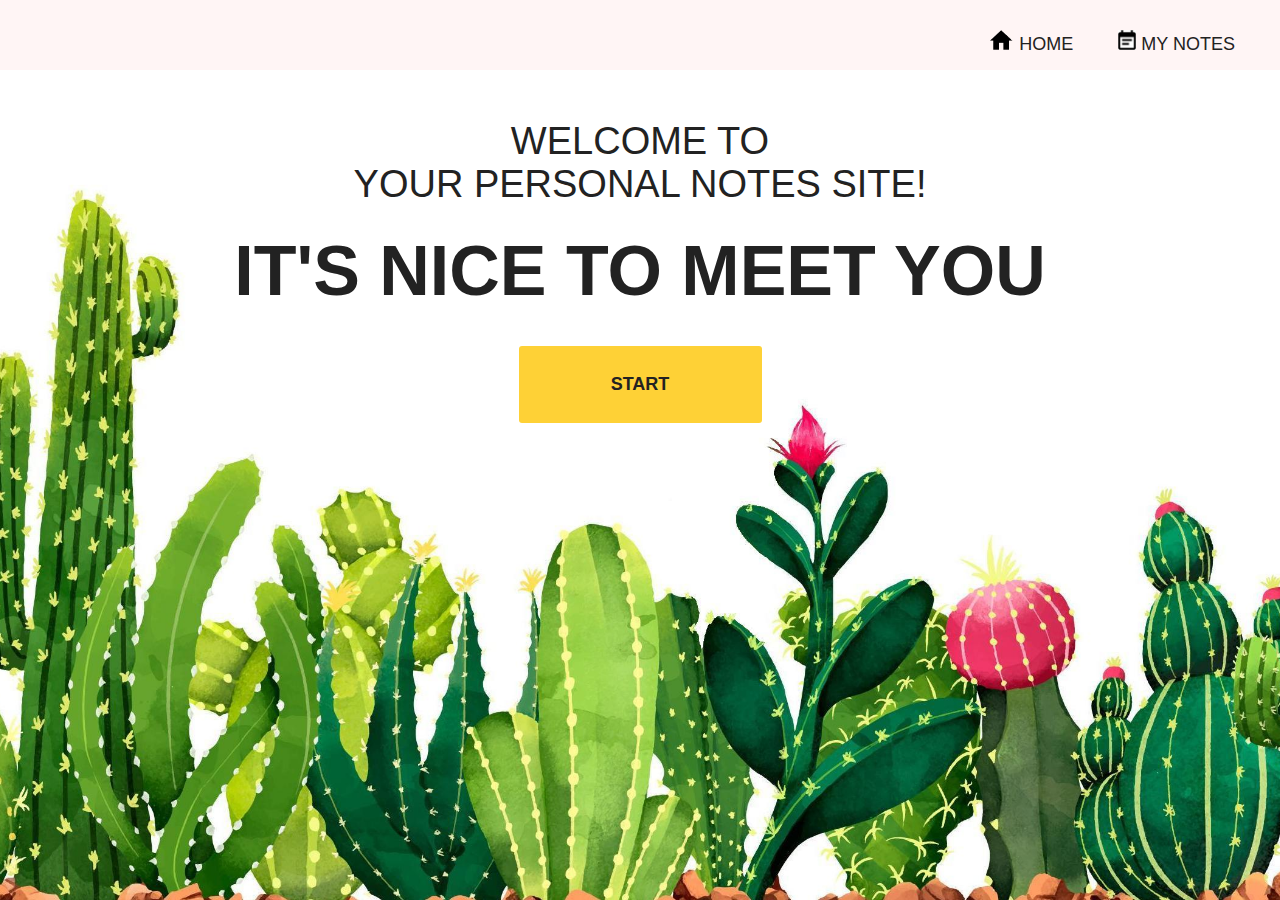
<file: src/main/resources/public/index.html>
<DOCTYPE <!DOCTYPE html>
<html lang="en">

<head>
    <meta charset="utf-8" />
    <title>Home</title>
    <link rel="stylesheet" type="text/css" media="screen" href="css/main.css" />
</head>

<body>
<header>
    <div class="heading clearfix">
        <nav>
            <ul class="menu">
                <li>
                    <a href="notes.html"><img src="img/home.png" alt="notes"></a>
                    <a href="index.html">Home</a>
                </li>
                <li>
                    <a href="notes.html"><img src="img/notes.png" alt="notes"></a>
                    <a href="notes.html">My notes</a>
                </li>
            </ul>
        </nav>
    </div>
    <div class="titles">
        <div class="first_title">
            Welcome to<br> your personal notes site!
        </div>
        <h1>
            It's nice to meet you
        </h1>
    </div>
    <a class="button" href="signup.html">Start</a>
</header>
</body>

</html>
</file>
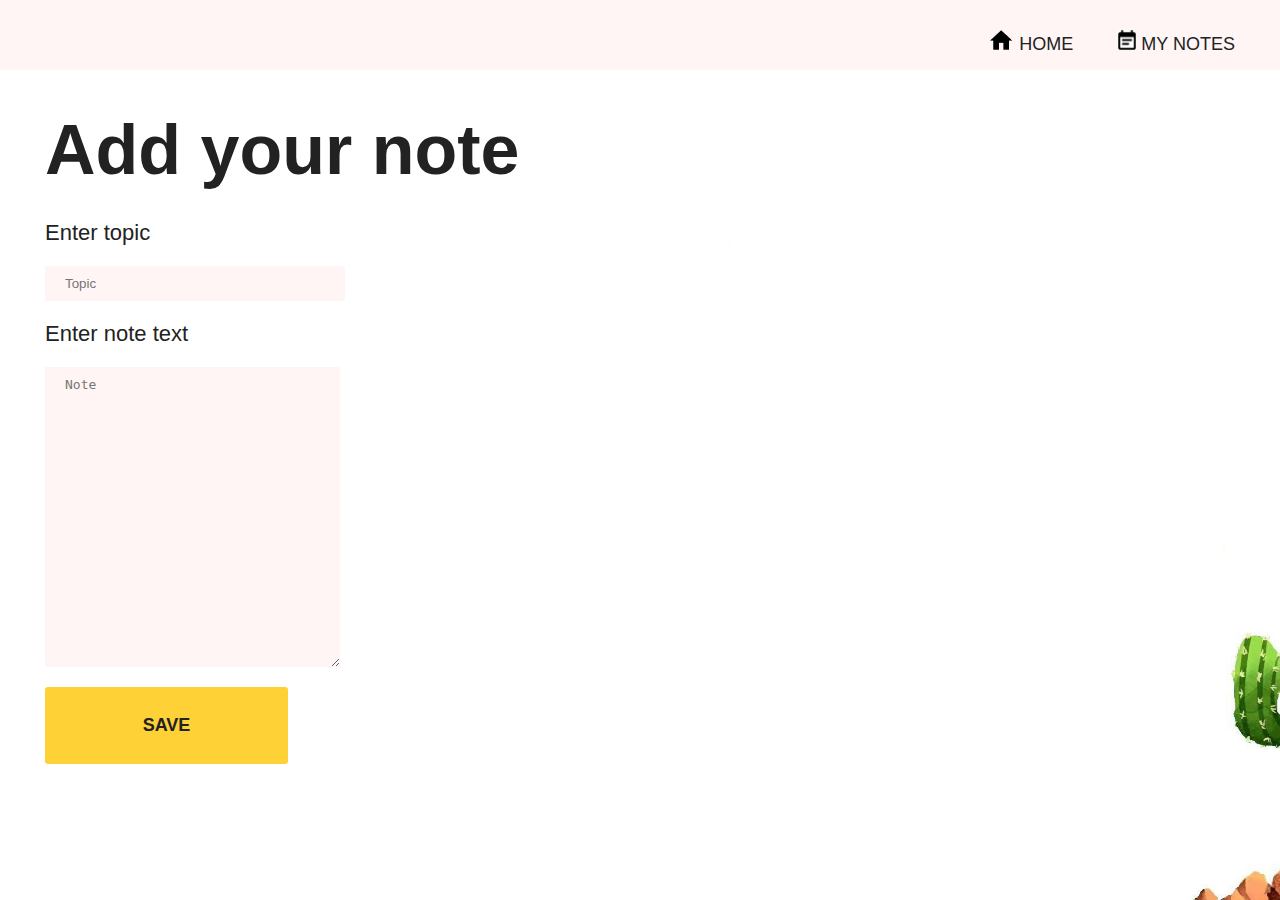
<file: src/main/resources/public/add.html>
<DOCTYPE <!DOCTYPE html>
    <html lang="en">

    <head>
        <meta charset="utf-8" />
        <title>Add note</title>
        <link rel="stylesheet" type="text/css" media="screen" href="css/notes.css" />
    </head>

    <body>
        <header>
            <div class="heading clearfix">
                <nav>
                    <ul class="menu">
                        <li>
                            <a href="notes.html"><img src="img/home.png" alt="notes"></a>
                            <a href="index.html">Home</a>
                        </li>
                        <li>
                            <a href="notes.html"><img src="img/notes.png" alt="notes"></a>
                            <a href="notes.html">My notes</a>
                        </li>
                    </ul>
                </nav>
            </div>
            <div class="title">
                <h1>
                    Add your note
                </h1>
            </div>
        </header>
        <section class="input container">
            <div class="adding">
                <form action="" method="POST">
                    <p>Enter topic</p>
                    <input type="text" name="topic" id="topic" placeholder="Topic" maxlength="25" spellcheck="false" autocomplete="off">
                    <p>Enter note text</p>
                    <textarea name="note" id="note" cols="30" rows="14" placeholder="Note" maxlength="396" spellcheck="false" required></textarea>
                    <input type="submit" class="button submit" value="Save">
                </form>
            </div>
        </section>
    </body>

    </html>
</file>
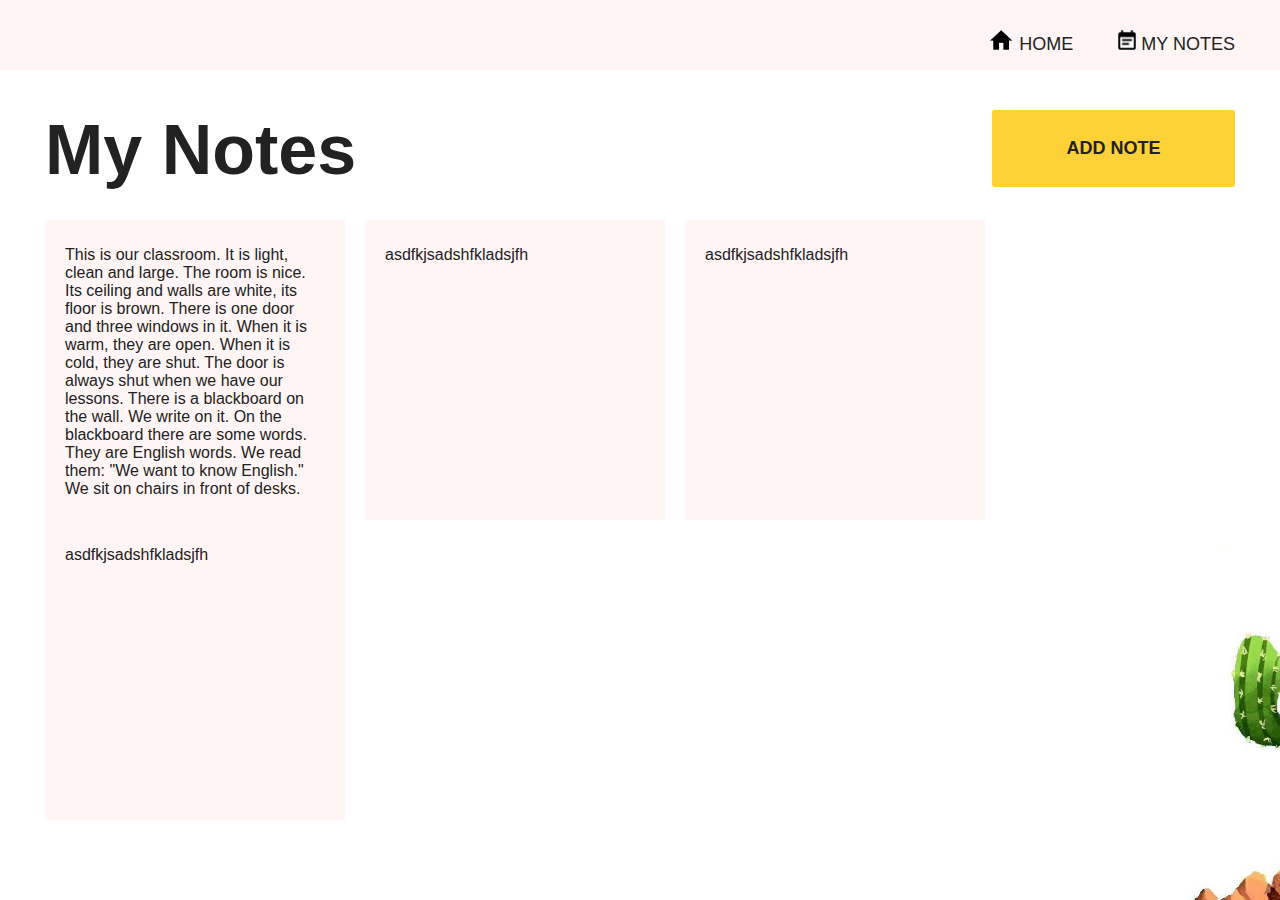
<file: src/main/resources/public/notes.html>
<DOCTYPE <!DOCTYPE html>
    <html lang="en">

    <head>
        <meta charset="utf-8" />
        <title>Notes</title>
        <link rel="stylesheet" type="text/css" media="screen" href="css/notes.css" />
    </head>

    <body>
        <header>
            <div class="heading clearfix">
                <nav>
                    <ul class="menu">
                        <li>
                            <a href="notes.html"><img src="img/home.png" alt="notes"></a>
                            <a href="index.html">Home</a>
                        </li>
                        <li>
                            <a href="notes.html"><img src="img/notes.png" alt="notes"></a>
                            <a href="notes.html">My notes</a>
                        </li>
                    </ul>
                </nav>
            </div>
            <div class="title">
                <h1>
                    My Notes
                </h1>
                <a class="button" href="add.html">Add note</a>
            </div>
        </header>
        <section class="container">
            <div>
                <div class="notes">
                    <div>
                        <p>This is our classroom. It is light, clean and large. The room is nice. Its ceiling and walls are white, its floor is brown. There is one door and three windows in it. When it is warm, they are open. When it is cold, they are shut. The door is always shut when we have our lessons. There is a blackboard on the wall. We write on it. On the blackboard there are some words. They are English words. We read them: "We want to know English." We sit on chairs in front of desks.</p>
                    </div>
                    <div>
                        <p>asdfkjsadshfkladsjfh</p>
                    </div>
                    <div>
                        <p>asdfkjsadshfkladsjfh</p>
                    </div>
                    <div>
                        <p>asdfkjsadshfkladsjfh</p>
                    </div>
                </div>
            </div>
        </section>
    </body>

    </html>
</file>
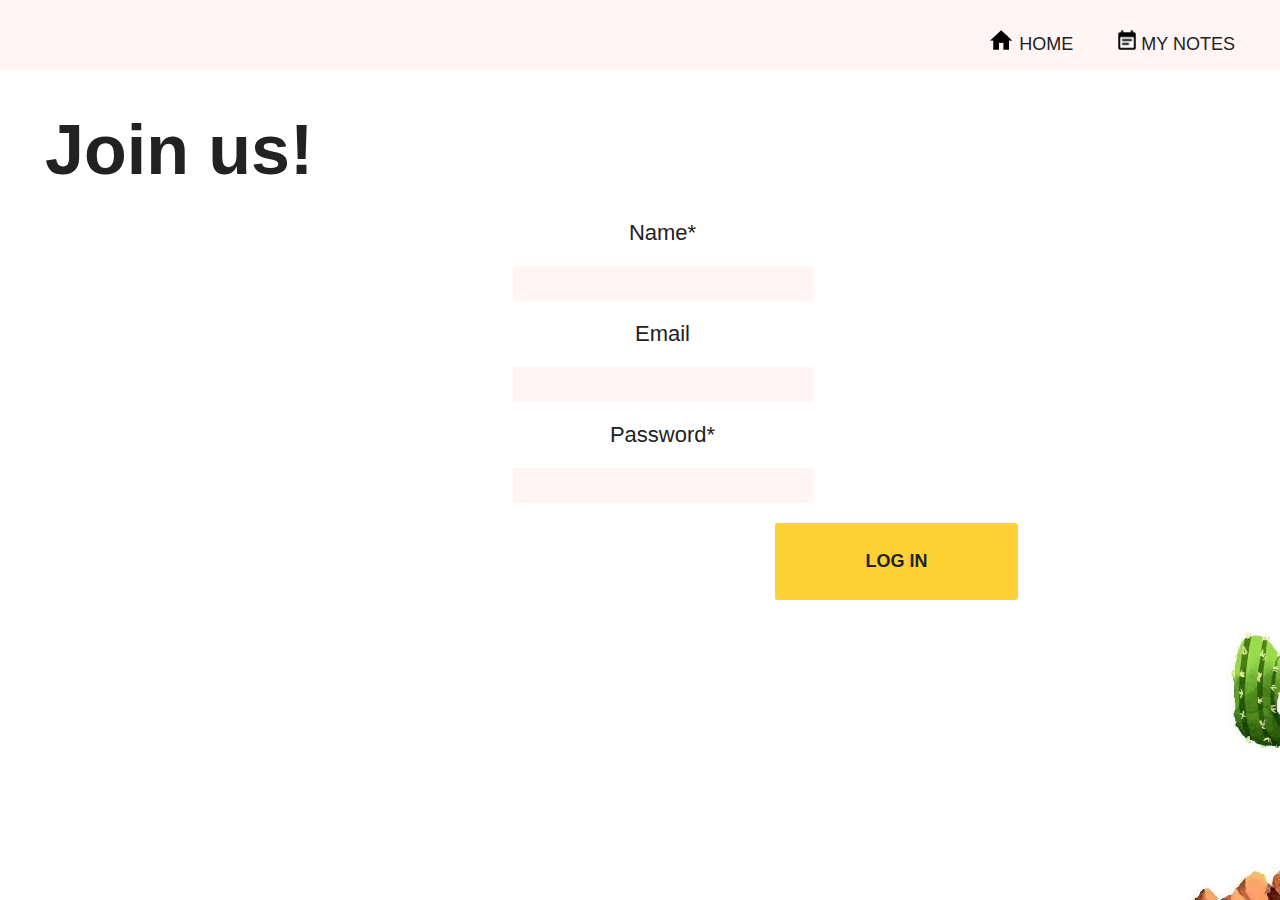
<file: src/main/resources/public/registration.html>
<DOCTYPE <!DOCTYPE html>
    <html lang="en">

    <head>
        <meta charset="utf-8" />
        <title>Registration</title>
        <link rel="stylesheet" type="text/css" media="screen" href="css/notes.css" />
    </head>

    <body>
        <header>
            <div class="heading clearfix">
                <nav>
                    <ul class="menu">
                        <li>
                            <a href="notes.html"><img src="img/home.png" alt="notes"></a>
                            <a href="index.html">Home</a>
                        </li>
                        <li>
                            <a href="notes.html"><img src="img/notes.png" alt="notes"></a>
                            <a href="notes.html">My notes</a>
                        </li>
                    </ul>
                </nav>
            </div>
            <div class="title">
                <h1>
                    Join us!
                </h1>
            </div>
        </header>
        <section class="input container">
            <div class="register">
                <form action="" method="POST">
                    <p>Name*</p>
                    <input type="text" name="login" id="login" maxlength="25" required spellcheck="false" autocomplete="off">
                    <p>Email</p>
                    <input type="email" name="email" id="email" spellcheck="false" autocomplete="off">
                    <p>Password*</p>
                    <input type="password" id="password" maxlength="25" minlength="4" size="40" required name="password" autocomplete="off">
                    <input type="submit" class="button submit" value="Log in" id="joinbutton">
                </form>
            </div>
        </section>
    </body>

    </html>
</file>
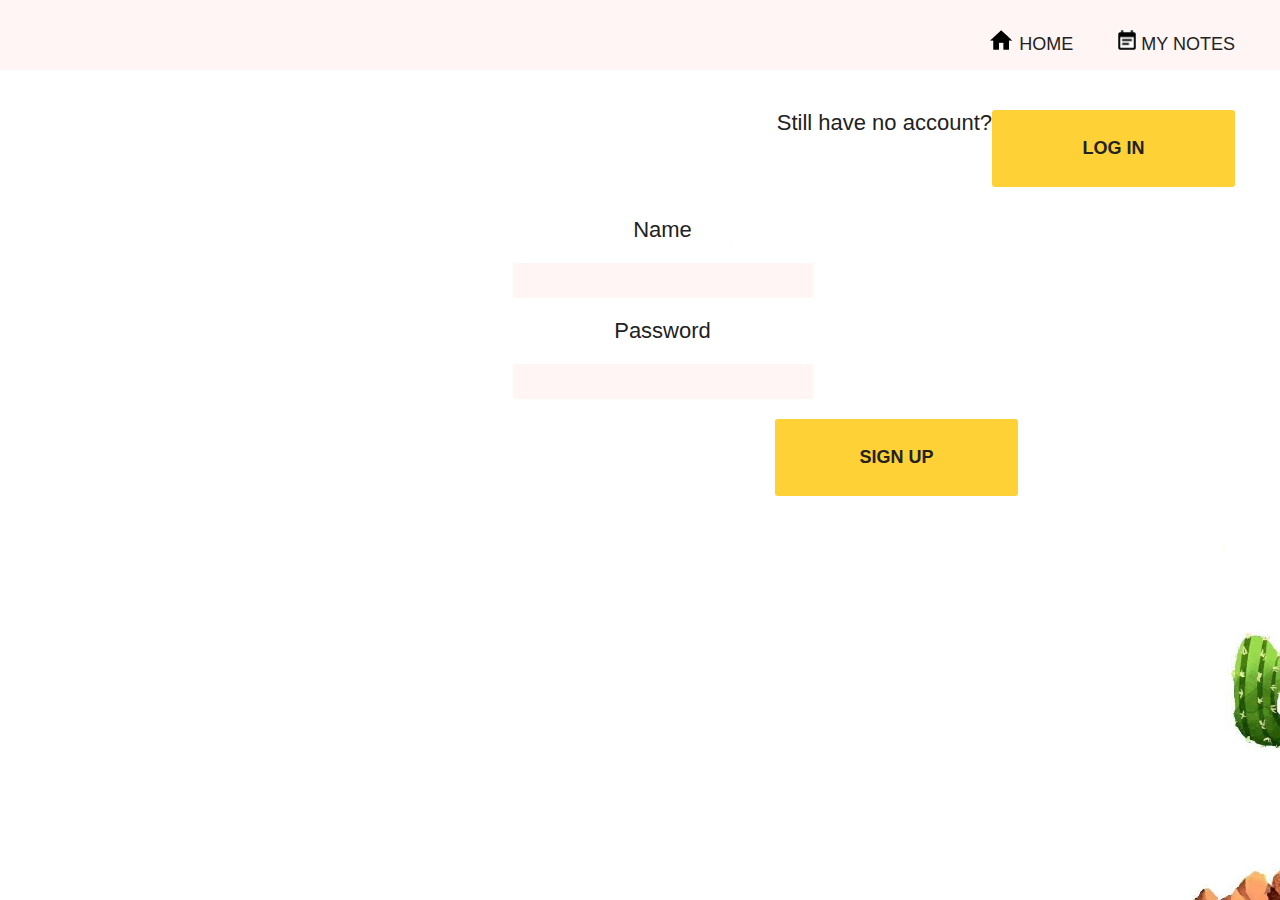
<file: src/main/resources/public/signup.html>
<DOCTYPE <!DOCTYPE html>
    <html lang="en">

    <head>
        <meta charset="utf-8" />
        <title>Sign up</title>
        <link rel="stylesheet" type="text/css" media="screen" href="css/notes.css" />
    </head>

    <body>
        <header>
            <div class="heading clearfix">
                <nav>
                    <ul class="menu">
                        <li>
                            <a href="notes.html"><img src="img/home.png" alt="notes"></a>
                            <a href="index.html">Home</a>
                        </li>
                        <li>
                            <a href="notes.html"><img src="img/notes.png" alt="notes"></a>
                            <a href="notes.html">My notes</a>
                        </li>
                    </ul>
                </nav>
            </div>
            <div class="title">
                    <a class="button" href="registration.html">Log in</a>
                    <p class="noaccount">Still have no account?</p>
                <!-- <h1>
                    Glad to see you again!
                </h1> -->
            </div>
        </header>
        <section class="input container sign">
            <div class="register">
                <form action="" method="POST">
                    <p>Name</p>
                    <input type="text" name="login" id="login" maxlength="25" required spellcheck="false" autocomplete="off">
                    <p>Password</p>
                    <input type="password" id="password" maxlength="25" minlength="4" size="40" required name="password" autocomplete="off">
                    <input type="submit" class="button submit" value="Sign up" id="joinbutton">
                </form>
            </div>
        </section>
    </body>

    </html>
</file>
<file: src/main/resources/public/css/main.css>
body {
    font-family: Arial, Helvetica, sans-serif;
    padding: 0;
    margin: 0;
    color: #222222;
    background: url(../img/1_stones.jpg) no-repeat center top / cover;
}

.clearfix:after {
    content: '';
    display: table;
    width: 100%;
    clear: both;
}

div {
    box-sizing: border-box;
}

header {
    height: 100vh;
}

.heading {
    background: #fff5f5;
}

nav {
    float: right;
    margin-top: 30px;
    margin-bottom: 15px;
}

.menu {
    padding: 0;
    margin: 0;
    display: block;
}

.menu li {
    float: left;
    display: block;
    margin-right: 45px;
    font-size: 18px;
}

.menu li a {
    color: #222222;
    text-decoration: none;
    text-transform: uppercase;
}

.menu img {
    widows: 20px;
    height: 20px;
}

.titles {
    text-transform: uppercase;
    text-align: center;
}

.first_title {
    margin-top: 50px;
    font-size: 38px;
}

h1 {
    margin-top: 25px;
    margin-bottom: 0;
    font-size: 70px;
}

.button {
    background: #fed136;
    color: #222222;
    border-radius: 3px;
    display: block;
    width: 243px;
    padding: 28px 0;
    margin: 0 auto;
    text-decoration: none;
    text-align: center;
    text-transform: uppercase;
    font-weight: bold;
    font-size: 18px;
    margin-top: 35px;
}

.button:active {
    background: #efb724;
}
</file>
<file: src/main/resources/public/css/notes.css>
body {
    font-family: Arial, Helvetica, sans-serif;
    padding: 0;
    margin: 0;
    color: #222222;
    background: url(../img/2.jpg) no-repeat center top / cover;
}

.clearfix:after {
    content: '';
    display: table;
    width: 100%;
    clear: both;
}

div {
    box-sizing: border-box;
}

header {
    margin-top: 0;
    padding-top: 0;
}

.heading {
    background: #fff5f5;
}

nav {
    float: right;
    margin-top: 30px;
    margin-bottom: 15px;
}

.menu {
    padding: 0;
    margin: 0;
    display: block;
}

.menu li {
    float: left;
    display: block;
    margin-right: 45px;
    font-size: 18px;
}

.menu li a {
    color: #222222;
    text-decoration: none;
    text-transform: uppercase;
}

.menu img {
    widows: 20px;
    height: 20px;
}

.title {
    padding-top: 40px;
    margin-right: 45px;
    margin-left: 45px;
}

.title h1 {
    margin: 0;
    padding-top: 100px;
    padding: 0;
    font-size: 70px;
    display: inline;
}

.button {
    float: right;
    background: #fed136;
    color: #222222;
    border-radius: 3px;
    display: block;
    padding: 28px 0;
    text-decoration: none;
    text-align: center;
    text-transform: uppercase;
    font-weight: bold;
    font-size: 18px;
    width: 243px;
    margin: 0;
    margin-top: 0;
    border: 0;
}

.container {
    margin-left: 45px;
    margin-top: 30px;
}

.notes {
    display: inline;
}

.notes div {
    padding: 10px 20px;
    text-align: left;
    color: #222222;
    float: left;
    margin-right: 20px;
    background: #fff5f5;
    height: 300px;
    width: 300px;
}

input {
    width: 300px;
    color: #222222;   
    outline-color: #C9C9C9;
}

textarea {
    outline-color: #C9C9C9;
}

#note {
    height: 300px;
}

.adding p {
    color: #222222;
    font-size: 22px;
    margin-bottom: 20px;
    margin-top: 20px;
}

.register p {
    text-align: center;
    color: #222222;
    font-size: 22px;
    margin-bottom: 20px;
    margin-top: 20px;
}

#topic {
    display: block;
    border: 0;
    background: #fff5f5;
    color: #222222;
    padding: 10px 20px;
}

#login {
    display: block;
    border: 0;
    background: #fff5f5;
    color: #222222;
    padding: 10px 20px;
    margin: 0 auto;
}

#email {
    display: block;
    border: 0;
    background: #fff5f5;
    color: #222222;
    padding: 10px 20px;
    margin: 0 auto;
}

textarea {
    font-size: 13px;
    display: block;
    border: 0;
    background: #fff5f5;
    color: #222222;
    padding: 10px 20px;
}

#password {
    font-size: 13px;
    display: block;
    border: 0;
    background: #fff5f5;
    color: #222222;
    padding: 10px 20px;
    margin: 0 auto;
}

.submit {
    margin-top: 20px;
    margin-bottom: 20px;
    float: left;
    outline: none;
    border: none;
}

.button:active {
    background: #efb724;
}

#joinbutton {
    margin-left: 730px;
}

.sign {
    padding-top: 57px;
}

.noaccount {
    display: block;
    font-size: 22px;
    float: right;
    color: #222222;
    font-family: Arial, Helvetica, sans-serif;
    padding: 0;
    margin: 0;
}
</file>
